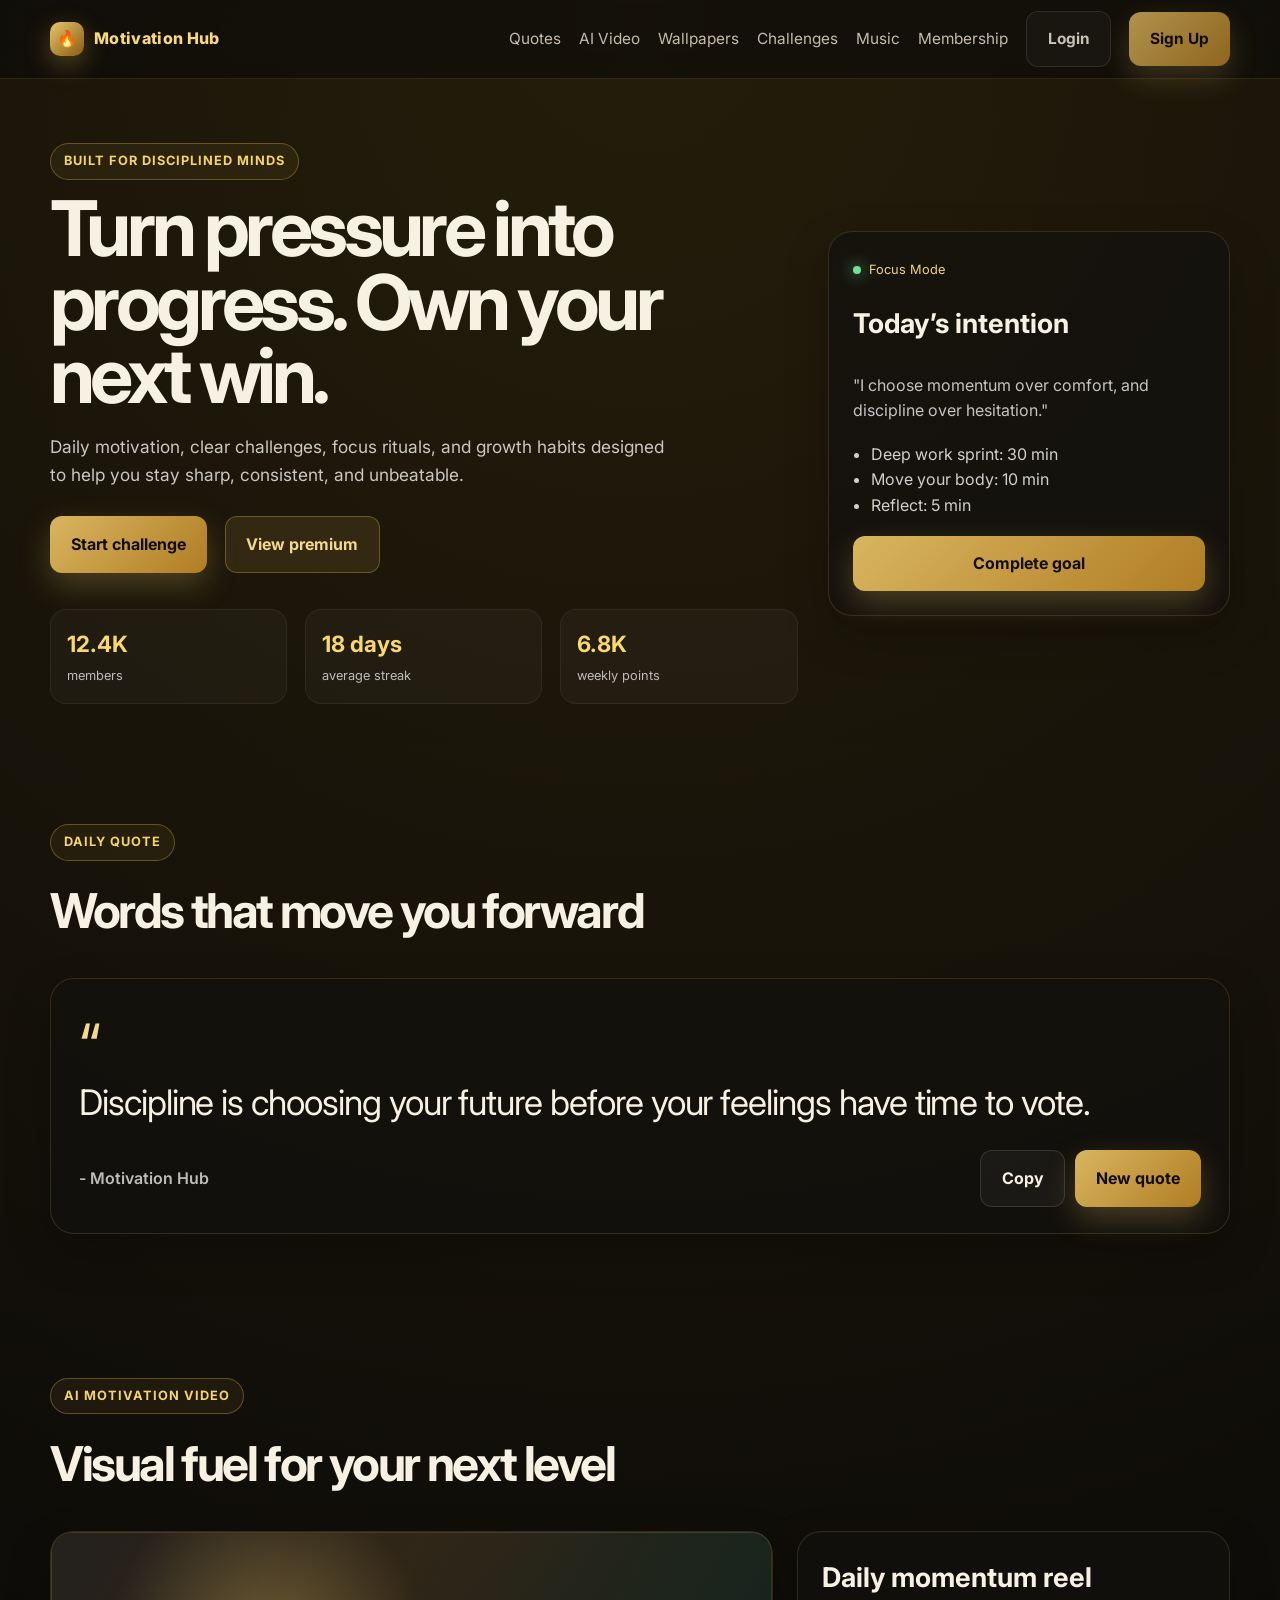
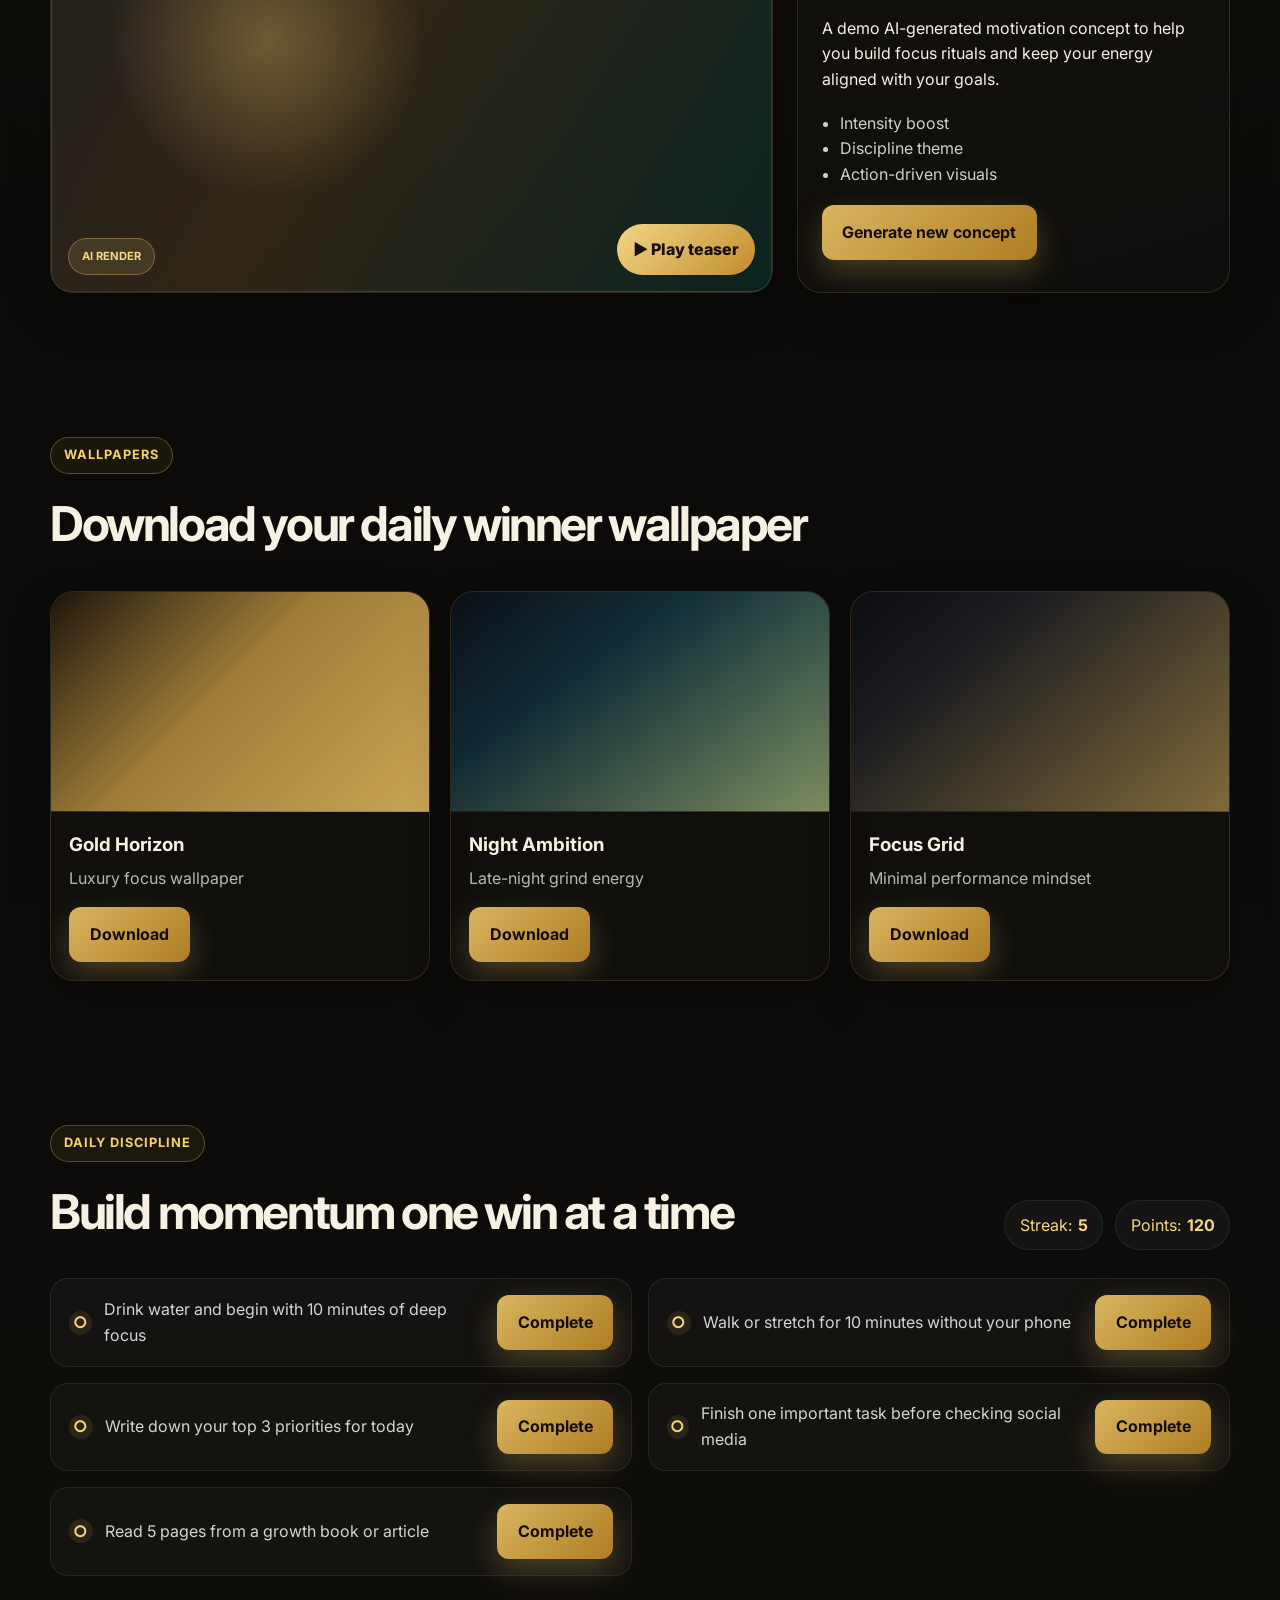
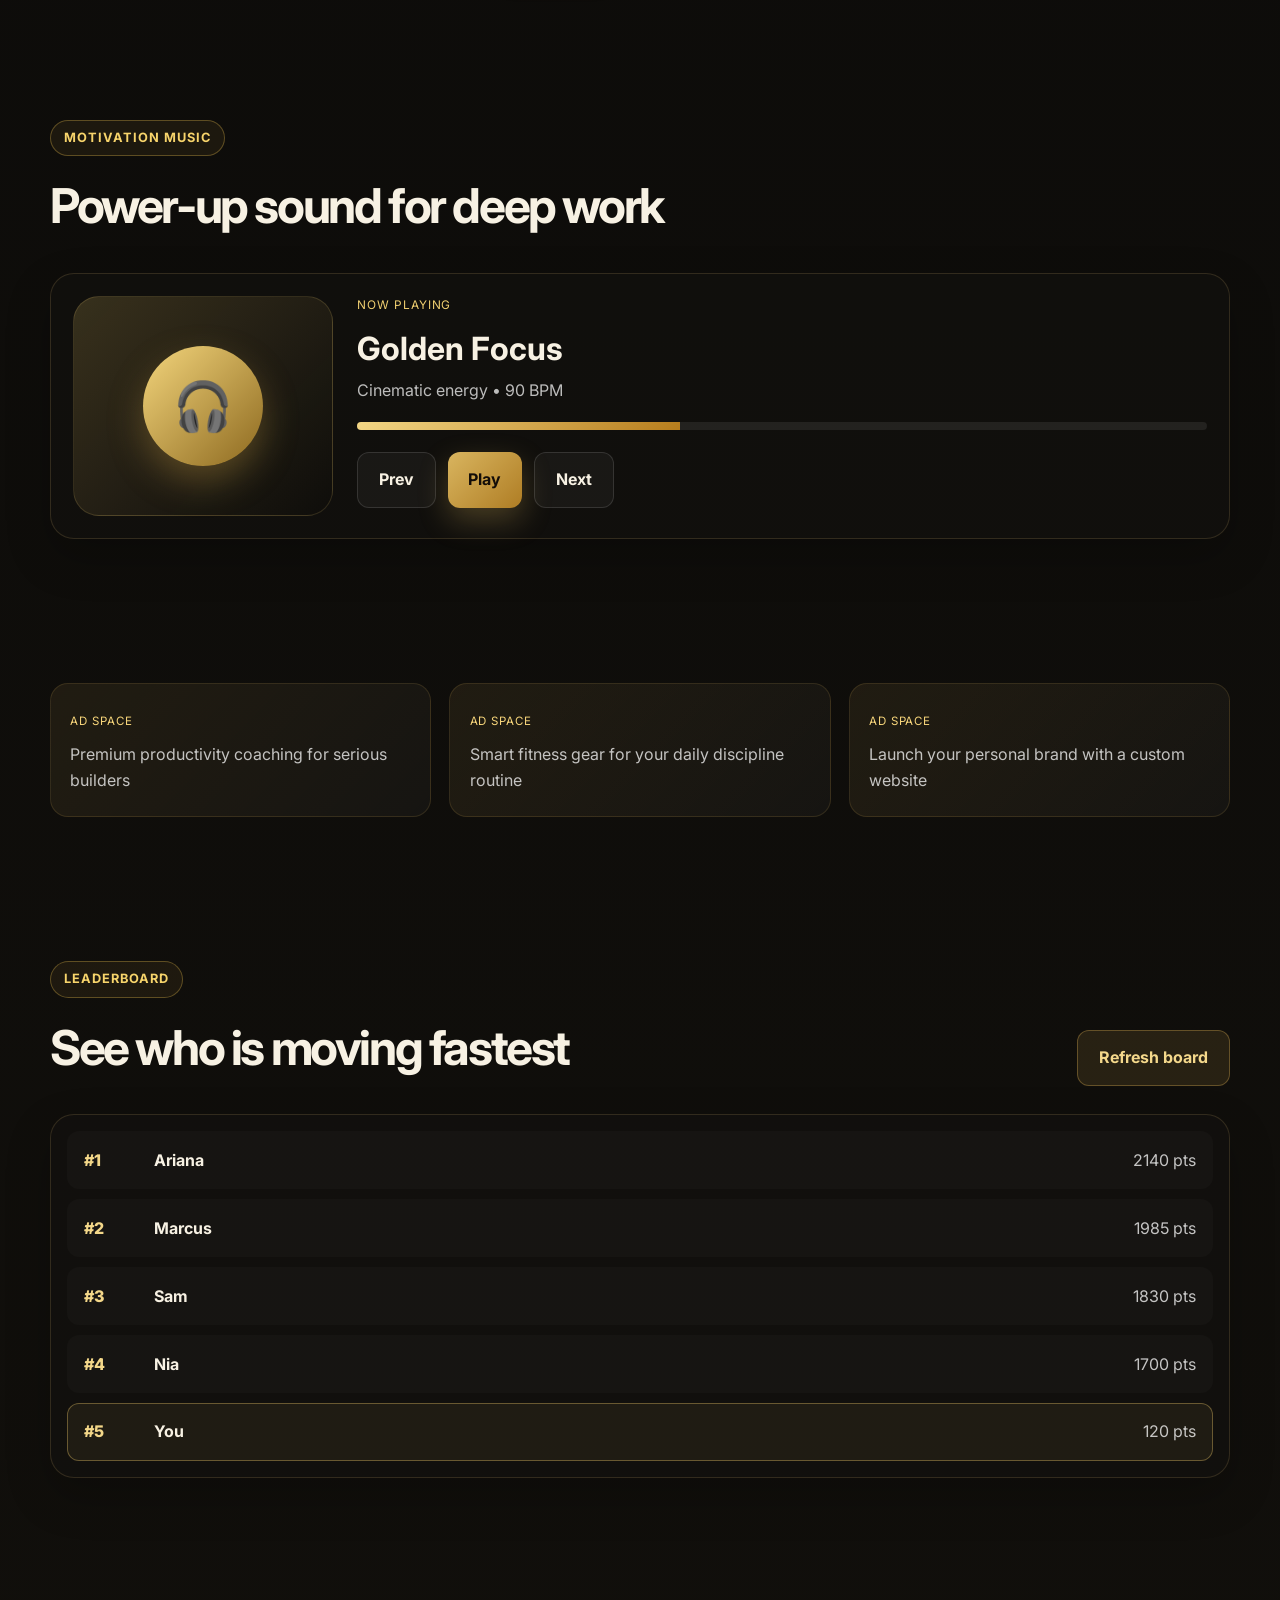
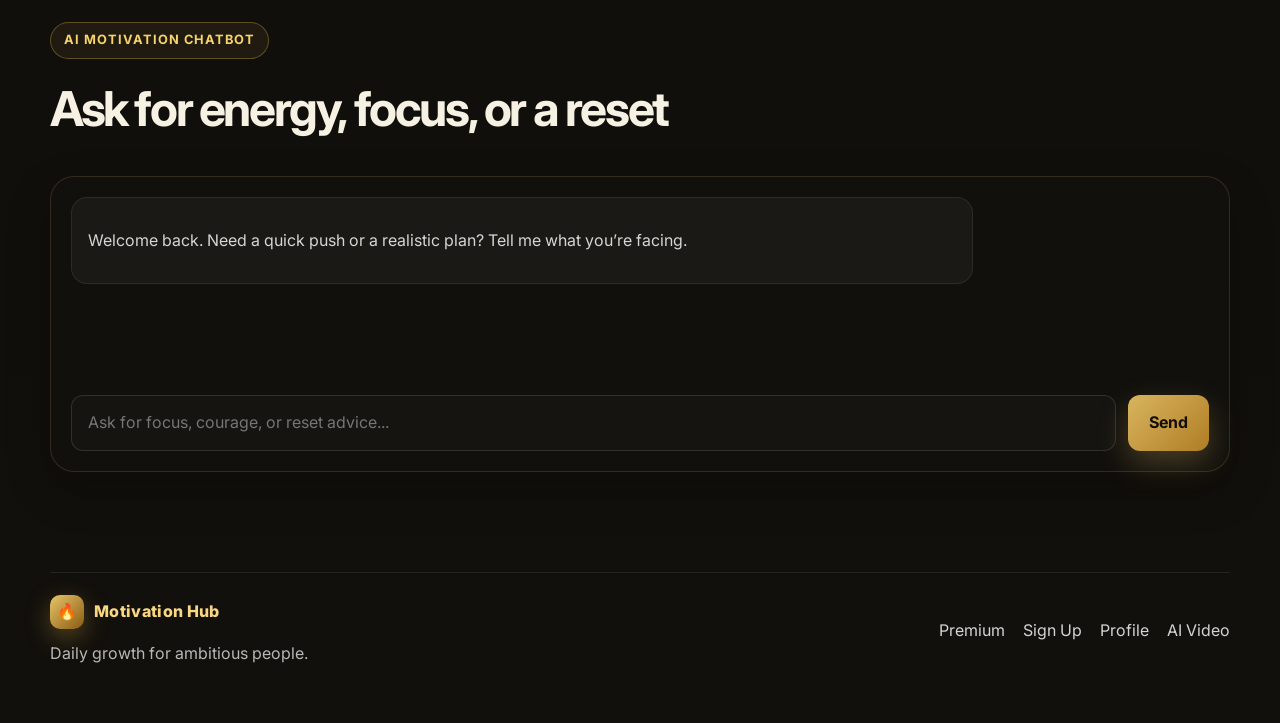
<file: index.html>
<!DOCTYPE html>
<html lang="en">
  <head>
    <meta charset="UTF-8" />
    <meta name="viewport" content="width=device-width, initial-scale=1.0" />
    <title>Motivation Hub | Daily Drive for Winners</title>
    <meta
      name="description"
      content="Motivation Hub offers daily quotes, discipline challenges, motivational wallpapers, music, and personal growth tools for ambitious people."
    />
    <link rel="preconnect" href="https://fonts.googleapis.com" />
    <link rel="preconnect" href="https://fonts.gstatic.com" crossorigin />
    <link
      href="https://fonts.googleapis.com/css2?family=Inter:wght@400;500;600;700;800;900&display=swap"
      rel="stylesheet"
    />
    <link rel="stylesheet" href="style.css" />
  </head>
  <body data-page="home">
    <div class="page-shell">
      <header class="topbar">
        <nav class="nav container">
          <a href="index.html" class="logo" aria-label="Motivation Hub home">
            <span class="logo-mark">🔥</span>
            <span>Motivation Hub</span>
          </a>

          <button class="menu-toggle" aria-label="Open navigation menu">☰</button>

          <div class="nav-links">
            <a href="#quote">Quotes</a>
            <a href="#video">AI Video</a>
            <a href="#wallpapers">Wallpapers</a>
            <a href="#challenges">Challenges</a>
            <a href="#music">Music</a>
            <a href="pricing.html">Membership</a>
            <a href="login.html" class="btn btn-ghost">Login</a>
            <a href="signup.html" class="btn btn-primary">Sign Up</a>
          </div>
        </nav>
      </header>

      <main>
        <section class="hero container">
          <div class="hero-copy">
            <span class="eyebrow">Built for disciplined minds</span>
            <h1>Turn pressure into progress. Own your next win.</h1>
            <p>
              Daily motivation, clear challenges, focus rituals, and growth habits designed to help you stay sharp,
              consistent, and unbeatable.
            </p>

            <div class="hero-actions">
              <a href="#challenges" class="btn btn-primary">Start challenge</a>
              <a href="pricing.html" class="btn btn-secondary">View premium</a>
            </div>

            <div class="hero-stats">
              <div>
                <strong id="hero-users">12.4K</strong>
                <span>members</span>
              </div>
              <div>
                <strong id="hero-streak">18 days</strong>
                <span>average streak</span>
              </div>
              <div>
                <strong id="hero-points">6.8K</strong>
                <span>weekly points</span>
              </div>
            </div>
          </div>

          <div class="hero-card glass-panel">
            <div class="mini-header">
              <span class="live-dot"></span>
              <span>Focus Mode</span>
            </div>
            <h3>Today’s intention</h3>
            <p>"I choose momentum over comfort, and discipline over hesitation."</p>
            <ul>
              <li>Deep work sprint: 30 min</li>
              <li>Move your body: 10 min</li>
              <li>Reflect: 5 min</li>
            </ul>
            <button class="btn btn-primary full-width js-complete-todays-goal">Complete goal</button>
          </div>
        </section>

        <section id="quote" class="section container">
          <div class="section-heading">
            <span class="eyebrow">Daily quote</span>
            <h2>Words that move you forward</h2>
          </div>

          <div class="quote-card glass-panel">
            <div class="quote-icon">“</div>
            <p id="daily-quote-text">
              Discipline is choosing your future before your feelings have time to vote.
            </p>
            <div class="quote-meta">
              <span id="daily-quote-author">- Motivation Hub</span>
              <div class="quote-actions">
                <button class="btn btn-ghost quote-copy-btn">Copy</button>
                <button class="btn btn-primary quote-next-btn">New quote</button>
              </div>
            </div>
          </div>
        </section>

        <section id="video" class="section container">
          <div class="section-heading">
            <span class="eyebrow">AI motivation video</span>
            <h2>Visual fuel for your next level</h2>
          </div>

          <div class="video-layout">
            <div class="video-preview glass-panel">
              <div class="video-screen">
                <div class="screen-overlay">
                  <span class="badge">AI render</span>
                  <button class="play-video-btn">▶ Play teaser</button>
                </div>
              </div>
            </div>

            <div class="video-side glass-panel">
              <h3>Daily momentum reel</h3>
              <p>
                A demo AI-generated motivation concept to help you build focus rituals and keep your energy aligned with your goals.
              </p>
              <ul>
                <li>Intensity boost</li>
                <li>Discipline theme</li>
                <li>Action-driven visuals</li>
              </ul>
              <button class="btn btn-primary">Generate new concept</button>
            </div>
          </div>
        </section>

        <section id="wallpapers" class="section container">
          <div class="section-heading">
            <span class="eyebrow">Wallpapers</span>
            <h2>Download your daily winner wallpaper</h2>
          </div>

          <div class="wallpaper-grid">
            <article class="wallpaper-card glass-panel">
              <div class="wallpaper-preview preview-one"></div>
              <div class="wallpaper-body">
                <h3>Gold Horizon</h3>
                <p>Luxury focus wallpaper</p>
                <a class="btn btn-primary" href="assets/wallpapers/gold-horizon.svg" download>Download</a>
              </div>
            </article>

            <article class="wallpaper-card glass-panel">
              <div class="wallpaper-preview preview-two"></div>
              <div class="wallpaper-body">
                <h3>Night Ambition</h3>
                <p>Late-night grind energy</p>
                <a class="btn btn-primary" href="assets/wallpapers/night-ambition.svg" download>Download</a>
              </div>
            </article>

            <article class="wallpaper-card glass-panel">
              <div class="wallpaper-preview preview-three"></div>
              <div class="wallpaper-body">
                <h3>Focus Grid</h3>
                <p>Minimal performance mindset</p>
                <a class="btn btn-primary" href="assets/wallpapers/focus-grid.svg" download>Download</a>
              </div>
            </article>
          </div>
        </section>

        <section id="challenges" class="section container">
          <div class="section-heading split-heading">
            <div>
              <span class="eyebrow">Daily discipline</span>
              <h2>Build momentum one win at a time</h2>
            </div>
            <div class="chip-group">
              <span class="chip">Streak: <strong id="streak-display">0</strong></span>
              <span class="chip">Points: <strong id="points-display">0</strong></span>
            </div>
          </div>

          <div id="challenge-list" class="challenge-list"></div>
        </section>

        <section id="music" class="section container">
          <div class="section-heading">
            <span class="eyebrow">Motivation music</span>
            <h2>Power-up sound for deep work</h2>
          </div>

          <div class="music-card glass-panel">
            <div class="music-art">
              <div class="art-circle">🎧</div>
            </div>
            <div class="music-info">
              <p class="track-label">Now playing</p>
              <h3>Golden Focus</h3>
              <p class="track-subtitle">Cinematic energy • 90 BPM</p>

              <div class="progress-track">
                <span></span>
              </div>

              <div class="music-controls">
                <button class="btn btn-ghost tone-btn">Prev</button>
                <button id="music-toggle" class="btn btn-primary">Play</button>
                <button class="btn btn-ghost tone-btn">Next</button>
              </div>
            </div>
          </div>
        </section>

        <section class="section container ad-strip">
          <div class="ad-block">
            <span>Ad space</span>
            <p>Premium productivity coaching for serious builders</p>
          </div>
          <div class="ad-block">
            <span>Ad space</span>
            <p>Smart fitness gear for your daily discipline routine</p>
          </div>
          <div class="ad-block">
            <span>Ad space</span>
            <p>Launch your personal brand with a custom website</p>
          </div>
        </section>

        <section class="section container leaderboard-section">
          <div class="section-heading split-heading">
            <div>
              <span class="eyebrow">Leaderboard</span>
              <h2>See who is moving fastest</h2>
            </div>
            <button class="btn btn-secondary" id="refresh-leaderboard">Refresh board</button>
          </div>

          <div id="leaderboard" class="leaderboard glass-panel"></div>
        </section>

        <section class="section container chatbot-section">
          <div class="section-heading">
            <span class="eyebrow">AI motivation chatbot</span>
            <h2>Ask for energy, focus, or a reset</h2>
          </div>

          <div class="chatbot glass-panel">
            <div id="chat-log" class="chat-log">
              <div class="message bot">
                <p>Welcome back. Need a quick push or a realistic plan? Tell me what you’re facing.</p>
              </div>
            </div>

            <form id="chat-form" class="chat-form">
              <input id="chat-input" type="text" placeholder="Ask for focus, courage, or reset advice..." aria-label="Ask the chatbot" />
              <button class="btn btn-primary" type="submit">Send</button>
            </form>
          </div>
        </section>
      </main>

      <footer class="footer">
        <div class="container footer-inner">
          <div>
            <a href="index.html" class="logo">
              <span class="logo-mark">🔥</span>
              <span>Motivation Hub</span>
            </a>
            <p>Daily growth for ambitious people.</p>
          </div>

          <div class="footer-links">
            <a href="pricing.html">Premium</a>
            <a href="signup.html">Sign Up</a>
            <a href="profile.html">Profile</a>
            <a href="#video">AI Video</a>
          </div>
        </div>
      </footer>
    </div>

    <script src="script.js"></script>
  </body>
</html>
</file>
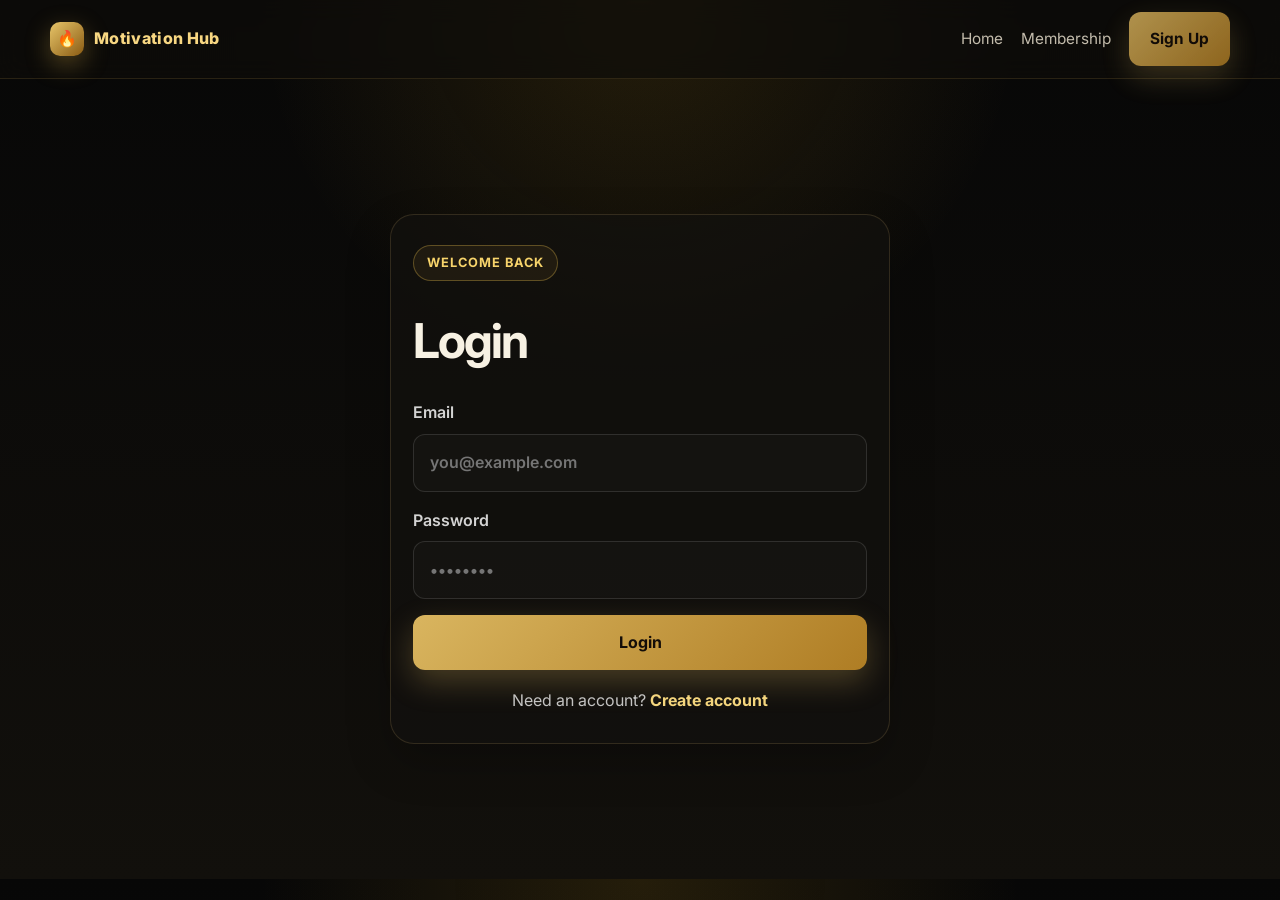
<file: login.html>
<!DOCTYPE html>
<html lang="en">
  <head>
    <meta charset="UTF-8" />
    <meta name="viewport" content="width=device-width, initial-scale=1.0" />
    <title>Login | Motivation Hub</title>
    <meta name="description" content="Login to your Motivation Hub profile, streaks, and daily progress tracker." />
    <link rel="preconnect" href="https://fonts.googleapis.com" />
    <link rel="preconnect" href="https://fonts.gstatic.com" crossorigin />
    <link href="https://fonts.googleapis.com/css2?family=Inter:wght@400;500;600;700;800;900&display=swap" rel="stylesheet" />
    <link rel="stylesheet" href="style.css" />
  </head>
  <body data-page="auth">
    <header class="topbar">
      <nav class="nav container">
        <a href="index.html" class="logo">
          <span class="logo-mark">🔥</span>
          <span>Motivation Hub</span>
        </a>

        <button class="menu-toggle" aria-label="Open navigation menu">☰</button>

        <div class="nav-links">
          <a href="index.html">Home</a>
          <a href="pricing.html">Membership</a>
          <a href="signup.html" class="btn btn-primary">Sign Up</a>
        </div>
      </nav>
    </header>

    <main class="container auth-page">
      <div class="auth-card glass-panel">
        <span class="eyebrow">Welcome back</span>
        <h1>Login</h1>

        <form id="login-form" class="auth-form">
          <label>
            Email
            <input type="email" name="email" placeholder="you@example.com" required />
          </label>

          <label>
            Password
            <input type="password" name="password" placeholder="••••••••" required />
          </label>

          <button class="btn btn-primary full-width" type="submit">Login</button>
        </form>

        <div class="auth-switch">
          <span>Need an account?</span>
          <a href="signup.html">Create account</a>
        </div>
      </div>
    </main>

    <script src="script.js"></script>
  </body>
</html>
</file>
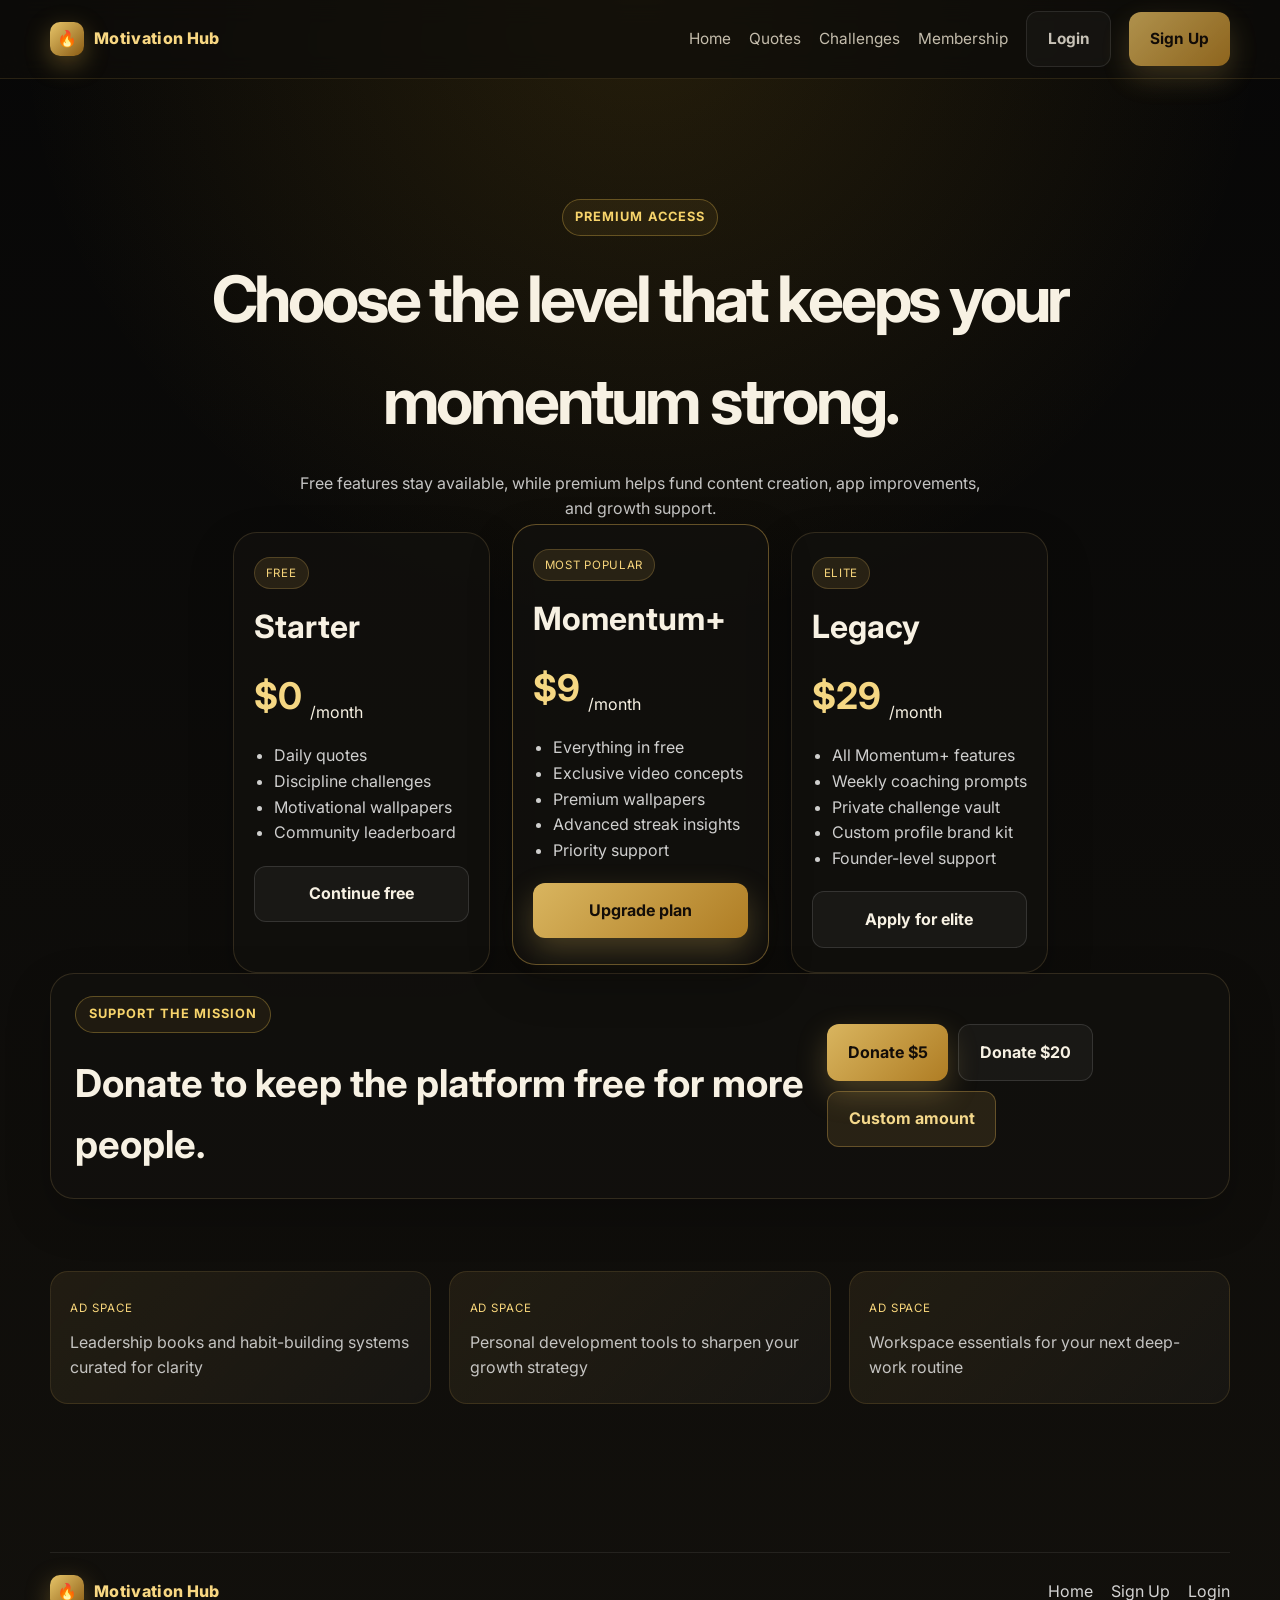
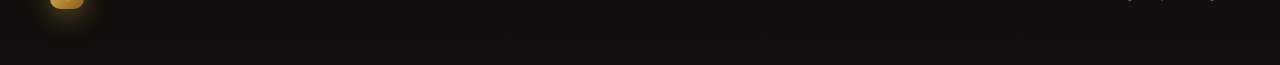
<file: pricing.html>
<!DOCTYPE html>
<html lang="en">
  <head>
    <meta charset="UTF-8" />
    <meta name="viewport" content="width=device-width, initial-scale=1.0" />
    <title>Membership | Motivation Hub</title>
    <meta name="description" content="Explore paid membership options, donations, and premium support at Motivation Hub." />
    <link rel="preconnect" href="https://fonts.googleapis.com" />
    <link rel="preconnect" href="https://fonts.gstatic.com" crossorigin />
    <link href="https://fonts.googleapis.com/css2?family=Inter:wght@400;500;600;700;800;900&display=swap" rel="stylesheet" />
    <link rel="stylesheet" href="style.css" />
  </head>
  <body data-page="pricing">
    <header class="topbar">
      <nav class="nav container">
        <a href="index.html" class="logo">
          <span class="logo-mark">🔥</span>
          <span>Motivation Hub</span>
        </a>

        <button class="menu-toggle" aria-label="Open navigation menu">☰</button>

        <div class="nav-links">
          <a href="index.html">Home</a>
          <a href="index.html#quote">Quotes</a>
          <a href="index.html#challenges">Challenges</a>
          <a href="pricing.html" class="active">Membership</a>
          <a href="login.html" class="btn btn-ghost">Login</a>
          <a href="signup.html" class="btn btn-primary">Sign Up</a>
        </div>
      </nav>
    </header>

    <main class="container auth-page">
      <section class="section pricing-hero">
        <span class="eyebrow">Premium access</span>
        <h1>Choose the level that keeps your momentum strong.</h1>
        <p>Free features stay available, while premium helps fund content creation, app improvements, and growth support.</p>
      </section>

      <section class="pricing-grid">
        <article class="pricing-card glass-panel">
          <span class="plan-tag">Free</span>
          <h3>Starter</h3>
          <div class="price-row"><strong>$0</strong><span>/month</span></div>
          <ul>
            <li>Daily quotes</li>
            <li>Discipline challenges</li>
            <li>Motivational wallpapers</li>
            <li>Community leaderboard</li>
          </ul>
          <button class="btn btn-ghost full-width">Continue free</button>
        </article>

        <article class="pricing-card glass-panel featured-plan">
          <span class="plan-tag">Most popular</span>
          <h3>Momentum+</h3>
          <div class="price-row"><strong>$9</strong><span>/month</span></div>
          <ul>
            <li>Everything in free</li>
            <li>Exclusive video concepts</li>
            <li>Premium wallpapers</li>
            <li>Advanced streak insights</li>
            <li>Priority support</li>
          </ul>
          <button class="btn btn-primary full-width">Upgrade plan</button>
        </article>

        <article class="pricing-card glass-panel">
          <span class="plan-tag">Elite</span>
          <h3>Legacy</h3>
          <div class="price-row"><strong>$29</strong><span>/month</span></div>
          <ul>
            <li>All Momentum+ features</li>
            <li>Weekly coaching prompts</li>
            <li>Private challenge vault</li>
            <li>Custom profile brand kit</li>
            <li>Founder-level support</li>
          </ul>
          <button class="btn btn-ghost full-width">Apply for elite</button>
        </article>
      </section>

      <section class="section donation-box glass-panel">
        <div>
          <span class="eyebrow">Support the mission</span>
          <h2>Donate to keep the platform free for more people.</h2>
        </div>
        <div class="donation-actions">
          <button class="btn btn-primary">Donate $5</button>
          <button class="btn btn-ghost">Donate $20</button>
          <button class="btn btn-secondary">Custom amount</button>
        </div>
      </section>

      <section class="section ad-strip">
        <div class="ad-block">
          <span>Ad space</span>
          <p>Leadership books and habit-building systems curated for clarity</p>
        </div>
        <div class="ad-block">
          <span>Ad space</span>
          <p>Personal development tools to sharpen your growth strategy</p>
        </div>
        <div class="ad-block">
          <span>Ad space</span>
          <p>Workspace essentials for your next deep-work routine</p>
        </div>
      </section>
    </main>

    <footer class="footer">
      <div class="container footer-inner">
        <div>
          <a href="index.html" class="logo">
            <span class="logo-mark">🔥</span>
            <span>Motivation Hub</span>
          </a>
        </div>

        <div class="footer-links">
          <a href="index.html">Home</a>
          <a href="signup.html">Sign Up</a>
          <a href="login.html">Login</a>
        </div>
      </div>
    </footer>

    <script src="script.js"></script>
  </body>
</html>
</file>
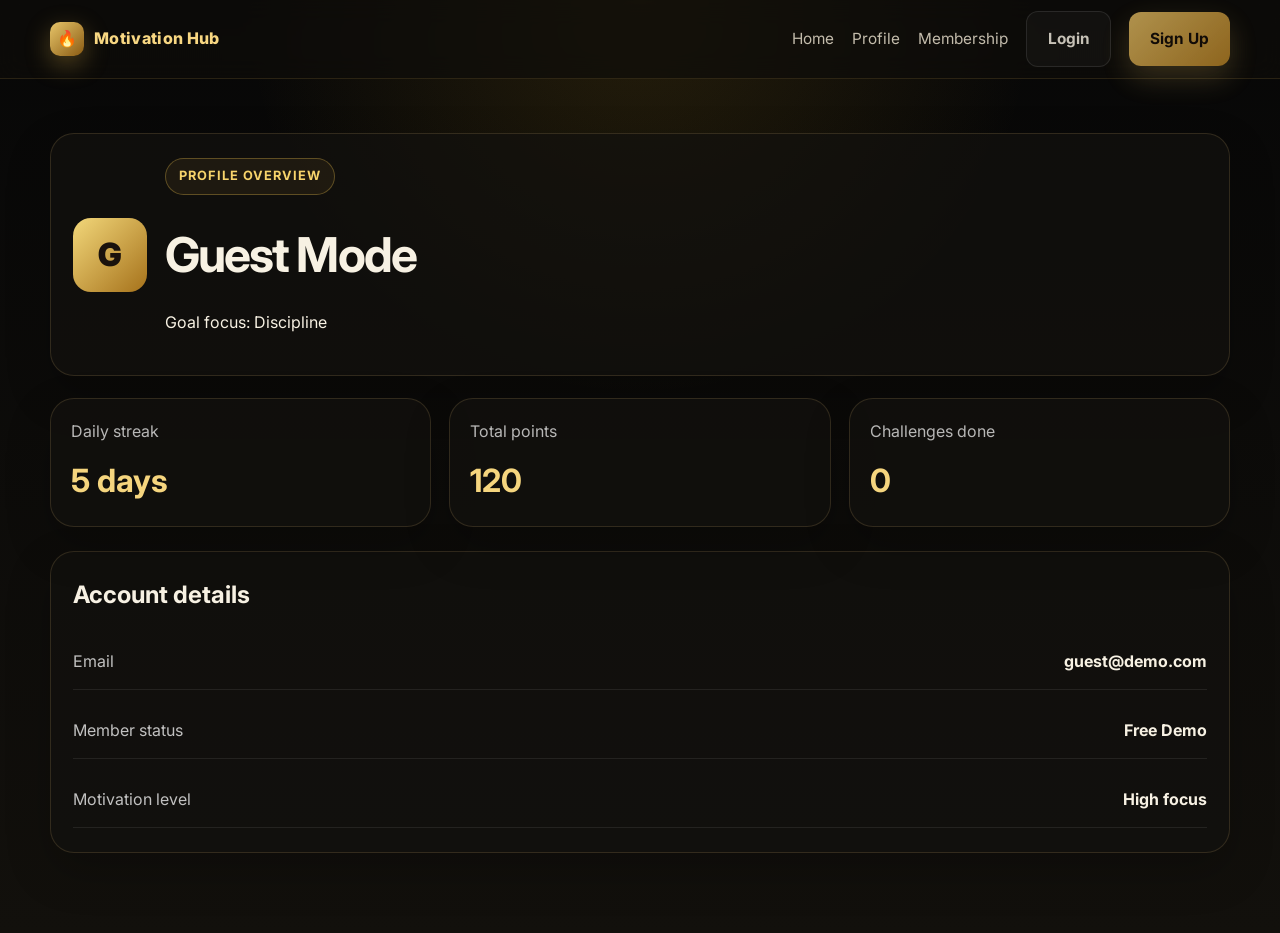
<file: profile.html>
<!DOCTYPE html>
<html lang="en">
  <head>
    <meta charset="UTF-8" />
    <meta name="viewport" content="width=device-width, initial-scale=1.0" />
    <title>Profile | Motivation Hub</title>
    <meta name="description" content="View your Motivation Hub profile, streak, points, and goals." />
    <link rel="preconnect" href="https://fonts.googleapis.com" />
    <link rel="preconnect" href="https://fonts.gstatic.com" crossorigin />
    <link href="https://fonts.googleapis.com/css2?family=Inter:wght@400;500;600;700;800;900&display=swap" rel="stylesheet" />
    <link rel="stylesheet" href="style.css" />
  </head>
  <body data-page="profile">
    <header class="topbar">
      <nav class="nav container">
        <a href="index.html" class="logo">
          <span class="logo-mark">🔥</span>
          <span>Motivation Hub</span>
        </a>

        <button class="menu-toggle" aria-label="Open navigation menu">☰</button>

        <div class="nav-links">
          <a href="index.html">Home</a>
          <a href="#">Profile</a>
          <a href="pricing.html">Membership</a>
          <a href="login.html" class="btn btn-ghost">Login</a>
          <a href="signup.html" class="btn btn-primary">Sign Up</a>
        </div>
      </nav>
    </header>

    <main class="container profile-page">
      <section class="section profile-header glass-panel">
        <div class="profile-avatar" id="profile-avatar">M</div>
        <div>
          <span class="eyebrow">Profile overview</span>
          <h1 id="profile-name">Your name</h1>
          <p id="profile-goal">Goal focus: Discipline</p>
        </div>
      </section>

      <section class="profile-grid">
        <div class="profile-stat glass-panel">
          <span>Daily streak</span>
          <strong id="profile-streak">0 days</strong>
        </div>
        <div class="profile-stat glass-panel">
          <span>Total points</span>
          <strong id="profile-points">0</strong>
        </div>
        <div class="profile-stat glass-panel">
          <span>Challenges done</span>
          <strong id="profile-completed">0</strong>
        </div>
      </section>

      <section class="section profile-panel glass-panel">
        <h2>Account details</h2>
        <div class="details-list">
          <div><span>Email</span><strong id="profile-email">—</strong></div>
          <div><span>Member status</span><strong>Free Demo</strong></div>
          <div><span>Motivation level</span><strong>High focus</strong></div>
        </div>
      </section>
    </main>

    <script src="script.js"></script>
  </body>
</html>
</file>
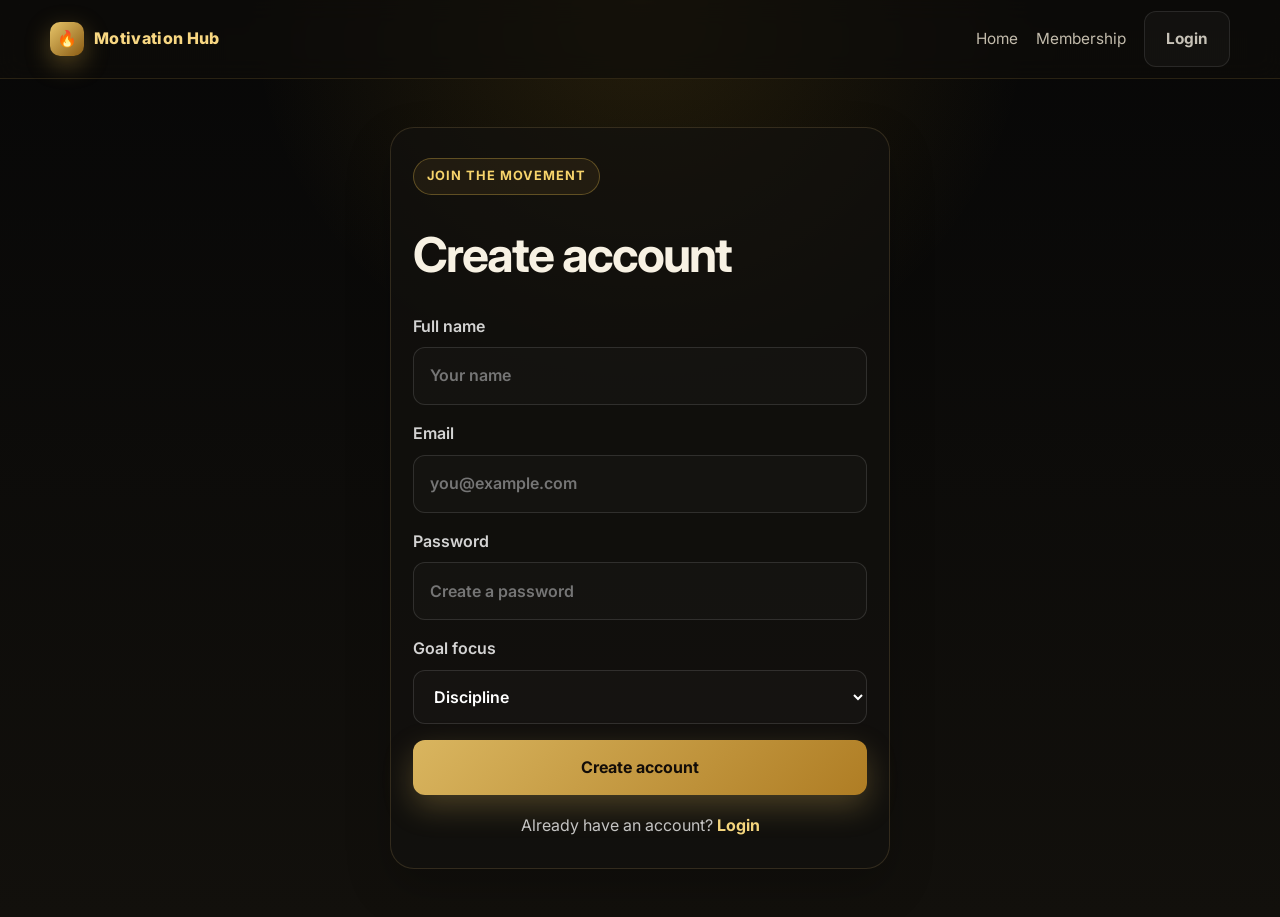
<file: signup.html>
<!DOCTYPE html>
<html lang="en">
  <head>
    <meta charset="UTF-8" />
    <meta name="viewport" content="width=device-width, initial-scale=1.0" />
    <title>Sign Up | Motivation Hub</title>
    <meta name="description" content="Create a Membership account and start your daily motivation streak today." />
    <link rel="preconnect" href="https://fonts.googleapis.com" />
    <link rel="preconnect" href="https://fonts.gstatic.com" crossorigin />
    <link href="https://fonts.googleapis.com/css2?family=Inter:wght@400;500;600;700;800;900&display=swap" rel="stylesheet" />
    <link rel="stylesheet" href="style.css" />
  </head>
  <body data-page="auth">
    <header class="topbar">
      <nav class="nav container">
        <a href="index.html" class="logo">
          <span class="logo-mark">🔥</span>
          <span>Motivation Hub</span>
        </a>

        <button class="menu-toggle" aria-label="Open navigation menu">☰</button>

        <div class="nav-links">
          <a href="index.html">Home</a>
          <a href="pricing.html">Membership</a>
          <a href="login.html" class="btn btn-ghost">Login</a>
        </div>
      </nav>
    </header>

    <main class="container auth-page">
      <div class="auth-card glass-panel">
        <span class="eyebrow">Join the movement</span>
        <h1>Create account</h1>

        <form id="signup-form" class="auth-form">
          <label>
            Full name
            <input type="text" name="name" placeholder="Your name" required />
          </label>

          <label>
            Email
            <input type="email" name="email" placeholder="you@example.com" required />
          </label>

          <label>
            Password
            <input type="password" name="password" placeholder="Create a password" required />
          </label>

          <label>
            Goal focus
            <select name="goal">
              <option value="discipline">Discipline</option>
              <option value="fitness">Fitness</option>
              <option value="business">Business</option>
              <option value="mindset">Mindset</option>
            </select>
          </label>

          <button class="btn btn-primary full-width" type="submit">Create account</button>
        </form>

        <div class="auth-switch">
          <span>Already have an account?</span>
          <a href="login.html">Login</a>
        </div>
      </div>
    </main>

    <script src="script.js"></script>
  </body>
</html>
</file>
<file: style.css>
body {
  margin: 0;
  background:
    radial-gradient(circle at top, rgba(218, 165, 32, 0.14), transparent 35%),
    linear-gradient(180deg, #070707 0%, #12100c 100%);
  color: #f7f1e3;
  font-family: 'Inter', sans-serif;
  line-height: 1.6;
}

* {
  box-sizing: border-box;
}

html {
  scroll-behavior: smooth;
}

img {
  max-width: 100%;
  display: block;
}

a {
  color: inherit;
  text-decoration: none;
}

button,
input,
select {
  font: inherit;
}

button {
  cursor: pointer;
}

.page-shell {
  min-height: 100vh;
}

.container {
  width: min(1180px, calc(100% - 30px));
  margin: 0 auto;
}

.section {
  padding: 72px 0;
}

.topbar {
  position: sticky;
  top: 0;
  z-index: 30;
  backdrop-filter: blur(12px);
  background: rgba(14, 13, 11, 0.72);
  border-bottom: 1px solid rgba(255, 204, 102, 0.12);
}

.nav {
  display: flex;
  align-items: center;
  justify-content: space-between;
  min-height: 78px;
  gap: 12px;
}

.logo {
  display: inline-flex;
  align-items: center;
  gap: 10px;
  font-weight: 800;
  letter-spacing: 0.02em;
  color: #f8d782;
}

.logo-mark {
  display: inline-flex;
  align-items: center;
  justify-content: center;
  width: 34px;
  height: 34px;
  border-radius: 10px;
  background: linear-gradient(135deg, #e7c569, #8a5b13);
  box-shadow: 0 8px 25px rgba(215, 171, 69, 0.35);
}

.nav-links {
  display: flex;
  align-items: center;
  gap: 18px;
  font-size: 0.96rem;
  color: #f1e8d5;
}

.nav-links a {
  opacity: 0.8;
  transition: opacity 0.2s ease, transform 0.2s ease;
}

.nav-links a:hover {
  opacity: 1;
  transform: translateY(-1px);
}

.menu-toggle {
  display: none;
}

.btn {
  display: inline-flex;
  align-items: center;
  justify-content: center;
  border: none;
  border-radius: 12px;
  padding: 0.9rem 1.3rem;
  font-weight: 700;
  transition: transform 0.2s ease, box-shadow 0.2s ease, background 0.2s ease;
}

.btn:hover {
  transform: translateY(-2px);
}

.btn-primary {
  background: linear-gradient(135deg, #d9b55f 0%, #af7d24 100%);
  color: #130d08;
  box-shadow: 0 12px 30px rgba(215, 181, 95, 0.28);
}

.btn-secondary {
  background: rgba(255, 204, 102, 0.1);
  border: 1px solid rgba(214, 170, 79, 0.35);
  color: #f4d88b;
}

.btn-ghost {
  background: rgba(255, 255, 255, 0.04);
  border: 1px solid rgba(255, 255, 255, 0.12);
  color: #f7f1e3;
}

.full-width {
  width: 100%;
}

.hero {
  display: grid;
  grid-template-columns: 1.3fr 0.7fr;
  gap: 30px;
  align-items: center;
  padding-top: 64px;
  padding-bottom: 48px;
}

.eyebrow {
  display: inline-block;
  margin-bottom: 12px;
  padding: 0.45rem 0.8rem;
  border: 1px solid rgba(220, 178, 74, 0.34);
  border-radius: 999px;
  color: #f7d46b;
  font-size: 0.8rem;
  font-weight: 700;
  letter-spacing: 0.08em;
  text-transform: uppercase;
  background: rgba(209, 166, 62, 0.08);
}

.hero-copy h1 {
  margin: 0;
  font-size: clamp(2.7rem, 6vw, 5rem);
  line-height: 0.96;
  letter-spacing: -0.06em;
}

.hero-copy p {
  max-width: 620px;
  color: rgba(255, 255, 255, 0.76);
  font-size: 1.08rem;
  margin-top: 20px;
}

.hero-actions {
  display: flex;
  flex-wrap: wrap;
  gap: 18px;
  margin-top: 28px;
}

.hero-stats {
  display: grid;
  grid-template-columns: repeat(3, minmax(100px, 1fr));
  gap: 18px;
  margin-top: 36px;
}

.hero-stats div {
  background: rgba(255, 255, 255, 0.03);
  border: 1px solid rgba(255, 255, 255, 0.06);
  padding: 1rem;
  border-radius: 16px;
}

.hero-stats strong {
  display: block;
  font-size: 1.4rem;
  color: #f9d96f;
}

.hero-stats span {
  color: rgba(255, 255, 255, 0.7);
  font-size: 0.8rem;
}

.glass-panel {
  background: rgba(19, 17, 14, 0.72);
  border: 1px solid rgba(255, 212, 126, 0.14);
  box-shadow: 0 18px 45px rgba(0, 0, 0, 0.22);
  border-radius: 24px;
}

.hero-card {
  padding: 24px;
}

.mini-header {
  display: inline-flex;
  align-items: center;
  gap: 8px;
  color: #f4d37d;
  font-size: 0.8rem;
}

.live-dot {
  width: 8px;
  height: 8px;
  border-radius: 50%;
  background: #72e196;
  box-shadow: 0 0 15px #72e196;
}

.hero-card h3 {
  margin-top: 20px;
  font-size: 1.7rem;
}

.hero-card p {
  color: rgba(255, 255, 255, 0.75);
}

.hero-card ul,
.video-side ul {
  padding-left: 18px;
  color: rgba(255, 255, 255, 0.8);
  margin: 18px 0;
}

.section-heading {
  margin-bottom: 28px;
}

.section-heading h2 {
  margin: 0;
  font-size: clamp(2rem, 4vw, 3rem);
  letter-spacing: -0.05em;
}

.split-heading {
  display: flex;
  align-items: end;
  justify-content: space-between;
  gap: 20px;
}

.chip-group {
  display: flex;
  flex-wrap: wrap;
  gap: 12px;
}

.chip {
  display: inline-flex;
  align-items: center;
  gap: 6px;
  padding: 0.7rem 0.9rem;
  background: rgba(255, 255, 255, 0.04);
  border: 1px solid rgba(255, 255, 255, 0.08);
  border-radius: 999px;
  color: #f4d683;
}

.quote-card {
  padding: 36px 28px 26px;
}

.quote-icon {
  font-size: 4rem;
  color: #f4d88b;
  line-height: 1;
}

#daily-quote-text {
  margin: 0;
  font-size: clamp(1.2rem, 3vw, 2.2rem);
  line-height: 1.35;
  letter-spacing: -0.03em;
}

.quote-meta {
  margin-top: 24px;
  display: flex;
  justify-content: space-between;
  align-items: center;
  gap: 16px;
  flex-wrap: wrap;
}

#daily-quote-author {
  color: rgba(255, 255, 255, 0.72);
  font-weight: 600;
}

.quote-actions {
  display: flex;
  gap: 10px;
}

.video-layout {
  display: grid;
  grid-template-columns: 1.25fr 0.75fr;
  gap: 24px;
}

.video-screen {
  position: relative;
  min-height: 360px;
  border-radius: 20px;
  background:
    linear-gradient(135deg, rgba(17, 12, 3, 0.42), rgba(0, 0, 0, 0.45)),
    linear-gradient(120deg, #12100f 0%, #3b2a13 40%, #133f3b 100%);
  overflow: hidden;
  border: 1px solid rgba(255, 207, 108, 0.18);
}

.video-screen::before {
  content: '';
  position: absolute;
  inset: 0;
  background:
    radial-gradient(circle at 30% 30%, rgba(244, 205, 107, 0.32), rgba(0, 0, 0, 0) 28%),
    linear-gradient(120deg, rgba(255, 255, 255, 0.08), rgba(0, 0, 0, 0));
  animation: pulseGlow 4s infinite alternate;
}

.video-screen.video-playing::before {
  animation: pulseGlow 1.2s infinite alternate;
}

@keyframes pulseGlow {
  0% { opacity: 0.7; transform: scale(1); }
  100% { opacity: 1; transform: scale(1.05); }
}

.screen-overlay {
  position: absolute;
  inset: 0;
  display: flex;
  align-items: end;
  justify-content: space-between;
  padding: 1rem;
  z-index: 2;
}

.badge {
  display: inline-block;
  background: rgba(255, 216, 127, 0.12);
  border: 1px solid rgba(255, 214, 120, 0.3);
  color: #f5d886;
  border-radius: 999px;
  padding: 0.55rem 0.8rem;
  font-size: 0.7rem;
  font-weight: 700;
  text-transform: uppercase;
}

.play-video-btn {
  border: none;
  background: linear-gradient(135deg, #f3d685, #c28d2f);
  color: #170f0d;
  padding: 0.8rem 1rem;
  border-radius: 999px;
  font-weight: 800;
}

.video-side {
  padding: 24px;
}

.video-side h3 {
  margin: 0 0 10px;
  font-size: 1.7rem;
}

.wallpaper-grid {
  display: grid;
  grid-template-columns: repeat(3, minmax(0, 1fr));
  gap: 20px;
}

.wallpaper-card {
  overflow: hidden;
}

.wallpaper-preview {
  height: 220px;
  border-bottom: 1px solid rgba(255, 204, 102, 0.08);
}

.preview-one {
  background: linear-gradient(135deg, rgba(28, 22, 11, 0.4), rgba(155, 120, 49, 0.5)),
    linear-gradient(135deg, #1d1309, #d3a64c 45%, #f4d27a 100%);
}

.preview-two {
  background: linear-gradient(135deg, rgba(13, 19, 29, 0.6), rgba(40, 129, 135, 0.5)),
    linear-gradient(145deg, #090a11, #0b1f28 35%, #d69b3b 100%);
}

.preview-three {
  background: linear-gradient(135deg, rgba(14, 15, 18, 0.5), rgba(42, 42, 48, 0.5)),
    linear-gradient(140deg, #0b0d10, #202125 28%, #d3aa44 100%);
}

.wallpaper-body {
  padding: 18px;
}

.wallpaper-body h3 {
  margin: 0 0 6px;
}

.wallpaper-body p {
  margin: 0 0 16px;
  color: rgba(255, 255, 255, 0.7);
}

.challenge-list {
  display: grid;
  grid-template-columns: repeat(2, minmax(0, 1fr));
  gap: 16px;
}

.challenge-item {
  display: flex;
  align-items: center;
  justify-content: space-between;
  gap: 16px;
  padding: 1rem 1.1rem;
  border-radius: 18px;
  background: rgba(255, 255, 255, 0.03);
  border: 1px solid rgba(255, 255, 255, 0.08);
}

.challenge-item.done {
  border-color: rgba(115, 226, 156, 0.4);
  background: rgba(71, 214, 126, 0.08);
}

.challenge-item > div {
  display: flex;
  align-items: center;
  gap: 12px;
  color: rgba(255, 255, 255, 0.82);
}

.checkmark {
  display: inline-flex;
  align-items: center;
  justify-content: center;
  width: 24px;
  height: 24px;
  border-radius: 50%;
  background: rgba(255, 191, 74, 0.1);
  color: #f3d27c;
  font-weight: 800;
}

.music-card {
  display: grid;
  grid-template-columns: 260px 1fr;
  gap: 24px;
  padding: 22px;
}

.music-art {
  display: flex;
  align-items: center;
  justify-content: center;
  min-height: 220px;
  border-radius: 26px;
  background: linear-gradient(135deg, rgba(216, 183, 97, 0.2), rgba(0, 0, 0, 0.1));
  border: 1px solid rgba(255, 216, 124, 0.14);
}

.art-circle {
  display: flex;
  align-items: center;
  justify-content: center;
  width: 120px;
  height: 120px;
  border-radius: 50%;
  background: linear-gradient(135deg, #f3d57c, #8d691f);
  font-size: 3rem;
  box-shadow: 0 15px 35px rgba(198, 156, 65, 0.35);
}

.track-label {
  margin: 0;
  color: #f0cf70;
  text-transform: uppercase;
  letter-spacing: 0.08em;
  font-size: 0.74rem;
}

.music-info h3 {
  margin: 8px 0 4px;
  font-size: 2rem;
}

.track-subtitle {
  margin: 0 0 18px;
  color: rgba(255, 255, 255, 0.72);
}

.progress-track {
  margin-bottom: 22px;
  height: 8px;
  border-radius: 999px;
  background: rgba(255, 255, 255, 0.08);
  overflow: hidden;
}

.progress-track span {
  display: block;
  width: 38%;
  height: 100%;
  background: linear-gradient(135deg, #f3d685, #b77d1c);
}

.music-controls {
  display: flex;
  gap: 12px;
  flex-wrap: wrap;
}

.ad-strip {
  display: grid;
  grid-template-columns: repeat(3, minmax(0, 1fr));
  gap: 18px;
}

.ad-block {
  padding: 1.4rem 1.2rem;
  border-radius: 18px;
  border: 1px solid rgba(255, 204, 102, 0.12);
  background: linear-gradient(135deg, rgba(255, 204, 102, 0.08), rgba(255, 255, 255, 0.03));
}

.ad-block span {
  color: #f8d67b;
  font-size: 0.72rem;
  letter-spacing: 0.08em;
  text-transform: uppercase;
}

.ad-block p {
  margin: 10px 0 0;
  color: rgba(255, 255, 255, 0.74);
}

.leaderboard {
  padding: 16px;
}

.leaderboard-row {
  display: grid;
  grid-template-columns: 70px 1fr auto;
  align-items: center;
  padding: 0.95rem 1rem;
  border-radius: 12px;
  background: rgba(255, 255, 255, 0.02);
  border: 1px solid transparent;
}

.leaderboard-row + .leaderboard-row {
  margin-top: 10px;
}

.leaderboard-row.current-user {
  border-color: rgba(244, 205, 107, 0.35);
  background: rgba(255, 212, 122, 0.06);
}

.rank {
  font-weight: 800;
  color: #f3d789;
}

.name {
  font-weight: 700;
}

.score {
  color: rgba(255, 255, 255, 0.75);
}

.chatbot {
  padding: 20px;
}

.chat-log {
  display: flex;
  flex-direction: column;
  gap: 12px;
  min-height: 180px;
  max-height: 300px;
  overflow-y: auto;
  padding-right: 10px;
}

.message {
  max-width: 80%;
  padding: 0.9rem 1rem;
  border-radius: 16px;
  line-height: 1.5;
}

.message.bot {
  background: rgba(255, 255, 255, 0.04);
  border: 1px solid rgba(255, 255, 255, 0.08);
  color: rgba(255, 255, 255, 0.82);
}

.message.user {
  margin-left: auto;
  background: linear-gradient(135deg, #d9b55f, #af7d24);
  color: #1b140d;
}

.chat-form {
  display: flex;
  gap: 12px;
  margin-top: 18px;
}

.chat-form input {
  flex: 1;
  border: 1px solid rgba(255, 255, 255, 0.12);
  background: rgba(255, 255, 255, 0.02);
  color: #fff;
  border-radius: 12px;
  padding: 0.9rem 1rem;
}

.footer {
  padding: 28px 0 56px;
}

.footer-inner {
  display: flex;
  align-items: center;
  justify-content: space-between;
  padding-top: 22px;
  border-top: 1px solid rgba(255, 255, 255, 0.08);
}

.footer p {
  margin: 12px 0 0;
  color: rgba(255, 255, 255, 0.7);
}

.footer-links {
  display: flex;
  gap: 18px;
  color: rgba(255, 255, 255, 0.82);
}

.auth-page {
  min-height: calc(100vh - 100px);
  display: grid;
  place-items: center;
  padding: 48px 0;
}

.auth-card {
  width: min(500px, 100%);
  padding: 30px 22px;
}

.auth-card h1 {
  margin: 10px 0 20px;
  font-size: clamp(2rem, 5vw, 3rem);
  letter-spacing: -0.04em;
}

.auth-form {
  display: grid;
  gap: 16px;
}

.auth-form label {
  display: grid;
  gap: 8px;
  color: rgba(255, 255, 255, 0.82);
  font-weight: 600;
}

.auth-form input,
.auth-form select {
  background: rgba(255, 255, 255, 0.02);
  border: 1px solid rgba(255, 255, 255, 0.12);
  border-radius: 12px;
  color: #fff;
  padding: 0.95rem 1rem;
}

.auth-switch {
  margin-top: 18px;
  text-align: center;
  color: rgba(255, 255, 255, 0.75);
}

.auth-switch a {
  color: #f4d57d;
  font-weight: 700;
}

.pricing-hero {
  text-align: center;
  padding-bottom: 10px;
}

.pricing-hero h1 {
  margin: 0;
  font-size: clamp(2.5rem, 5vw, 4.2rem);
  letter-spacing: -0.05em;
}

.pricing-hero p {
  max-width: 700px;
  margin: 18px auto 0;
  color: rgba(255, 255, 255, 0.76);
}

.pricing-grid {
  display: grid;
  grid-template-columns: repeat(3, minmax(0, 1fr));
  gap: 22px;
}

.pricing-card {
  padding: 24px 20px;
}

.plan-tag {
  display: inline-block;
  margin-bottom: 12px;
  padding: 0.38rem 0.7rem;
  border-radius: 999px;
  background: rgba(255, 204, 102, 0.1);
  color: #f7d57b;
  border: 1px solid rgba(255, 204, 102, 0.2);
  font-size: 0.72rem;
  text-transform: uppercase;
  letter-spacing: 0.06em;
}

.pricing-card h3 {
  margin: 0 0 14px;
  font-size: 2rem;
}

.price-row {
  display: flex;
  align-items: end;
  gap: 8px;
  margin-bottom: 12px;
}

.price-row strong {
  font-size: 2.3rem;
  color: #f5d783;
}

.pricing-card ul {
  margin: 18px 0 20px;
  padding-left: 20px;
  color: rgba(255, 255, 255, 0.8);
}

.featured-plan {
  border-color: rgba(255, 200, 90, 0.35);
  transform: translateY(-8px);
}

.donation-box {
  display: flex;
  align-items: center;
  justify-content: space-between;
  gap: 16px;
  padding: 22px 24px;
}

.donation-box h2 {
  margin: 8px 0 0;
  font-size: clamp(1.8rem, 3vw, 2.5rem);
}

.donation-actions {
  display: flex;
  gap: 10px;
  flex-wrap: wrap;
}

.profile-page {
  padding: 54px 0 80px;
}

.profile-header {
  display: flex;
  align-items: center;
  gap: 18px;
  padding: 24px 22px;
}

.profile-avatar {
  width: 74px;
  height: 74px;
  display: grid;
  place-items: center;
  background: linear-gradient(135deg, #f2d77a, #a6721b);
  border-radius: 18px;
  color: #1a120d;
  font-size: 2rem;
  font-weight: 900;
}

.profile-header h1 {
  margin: 10px 0 8px;
  font-size: clamp(2rem, 5vw, 3rem);
  letter-spacing: -0.04em;
}

.profile-grid {
  display: grid;
  grid-template-columns: repeat(3, minmax(0, 1fr));
  gap: 18px;
  margin-top: 22px;
}

.profile-stat {
  padding: 20px;
}

.profile-stat span {
  color: rgba(255, 255, 255, 0.7);
}

.profile-stat strong {
  display: block;
  margin-top: 10px;
  font-size: 2rem;
  color: #f5d57e;
}

.profile-panel {
  margin-top: 24px;
  padding: 24px 22px;
}

.profile-panel h2 {
  margin-top: 0;
}

.details-list {
  display: grid;
  gap: 14px;
}

.details-list div {
  display: flex;
  align-items: center;
  justify-content: space-between;
  gap: 20px;
  padding: 0.9rem 0;
  border-bottom: 1px solid rgba(255, 255, 255, 0.08);
}

.details-list span {
  color: rgba(255, 255, 255, 0.74);
}

@media (max-width: 920px) {
  .hero,
  .video-layout,
  .music-card,
  .pricing-grid,
  .wallpaper-grid,
  .challenge-list,
  .profile-grid,
  .ad-strip {
    grid-template-columns: 1fr;
  }

  .hero {
    padding-top: 40px;
  }

  .split-heading,
  .donation-box,
  .footer-inner {
    flex-direction: column;
    align-items: flex-start;
  }
}

@media (max-width: 760px) {
  .menu-toggle {
    display: inline-flex;
    align-items: center;
    justify-content: center;
    width: 44px;
    height: 44px;
    border: 1px solid rgba(255, 255, 255, 0.12);
    background: rgba(255, 255, 255, 0.03);
    color: #f5d57e;
    border-radius: 10px;
  }

  .nav-links {
    position: absolute;
    top: 78px;
    left: 15px;
    right: 15px;
    display: none;
    flex-direction: column;
    align-items: stretch;
    background: rgba(18, 16, 12, 0.96);
    border: 1px solid rgba(255, 204, 102, 0.12);
    border-radius: 18px;
    padding: 14px;
    box-shadow: 0 20px 40px rgba(0, 0, 0, 0.25);
  }

  .nav-links.open {
    display: flex;
  }

  .nav-links a {
    padding: 0.7rem 0.5rem;
  }

  .hero-copy h1 {
    letter-spacing: -0.05em;
  }

  .hero-stats {
    grid-template-columns: 1fr;
  }

  .quote-meta {
    align-items: flex-start;
  }

  .chat-form {
    flex-direction: column;
  }

  .auth-card {
    width: 100%;
  }
}

@media (max-width: 430px) {
  .container {
    width: min(100% - 22px, 1180px);
  }

  .hero-copy h1 {
    font-size: 2.5rem;
  }

  .section {
    padding: 60px 0;
  }

  .music-card {
    padding: 16px;
  }

  .challenge-item {
    align-items: flex-start;
    flex-direction: column;
  }

  .challenge-item > div {
    align-items: flex-start;
  }
}
</file>
